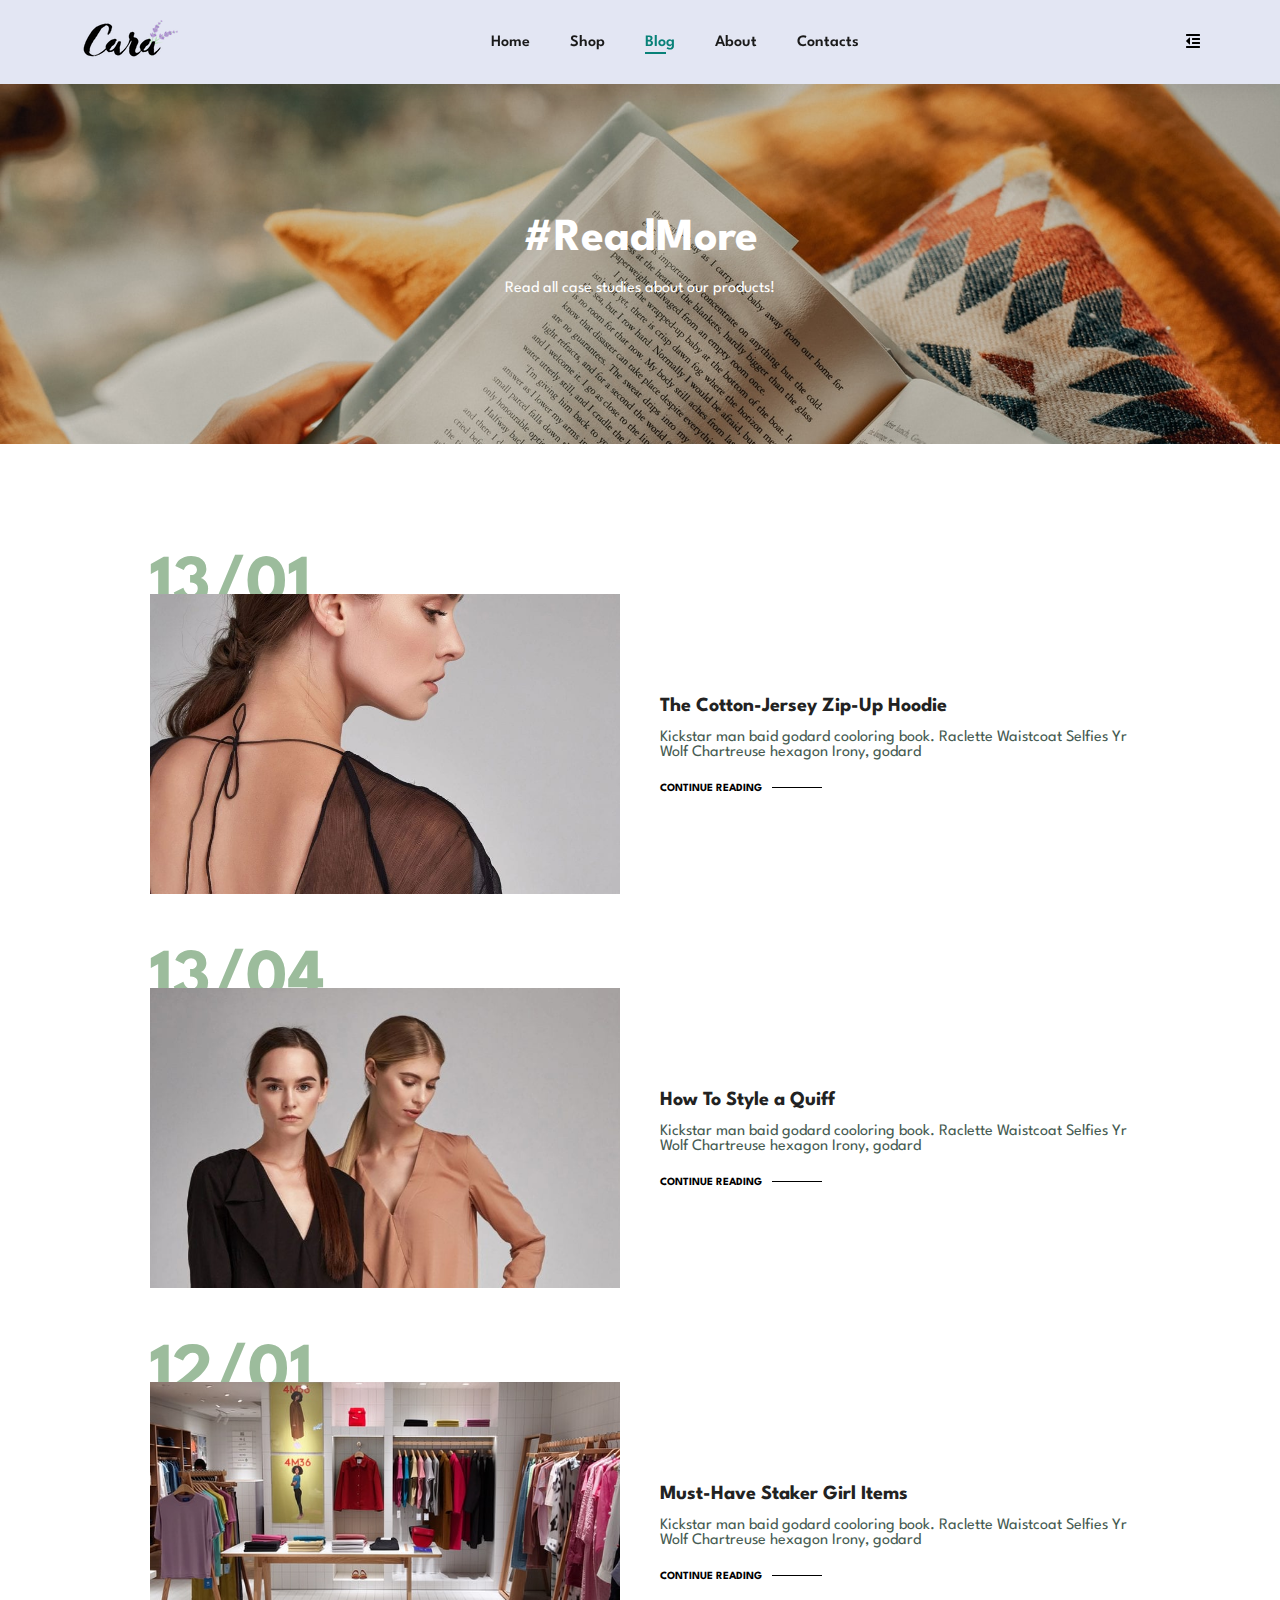
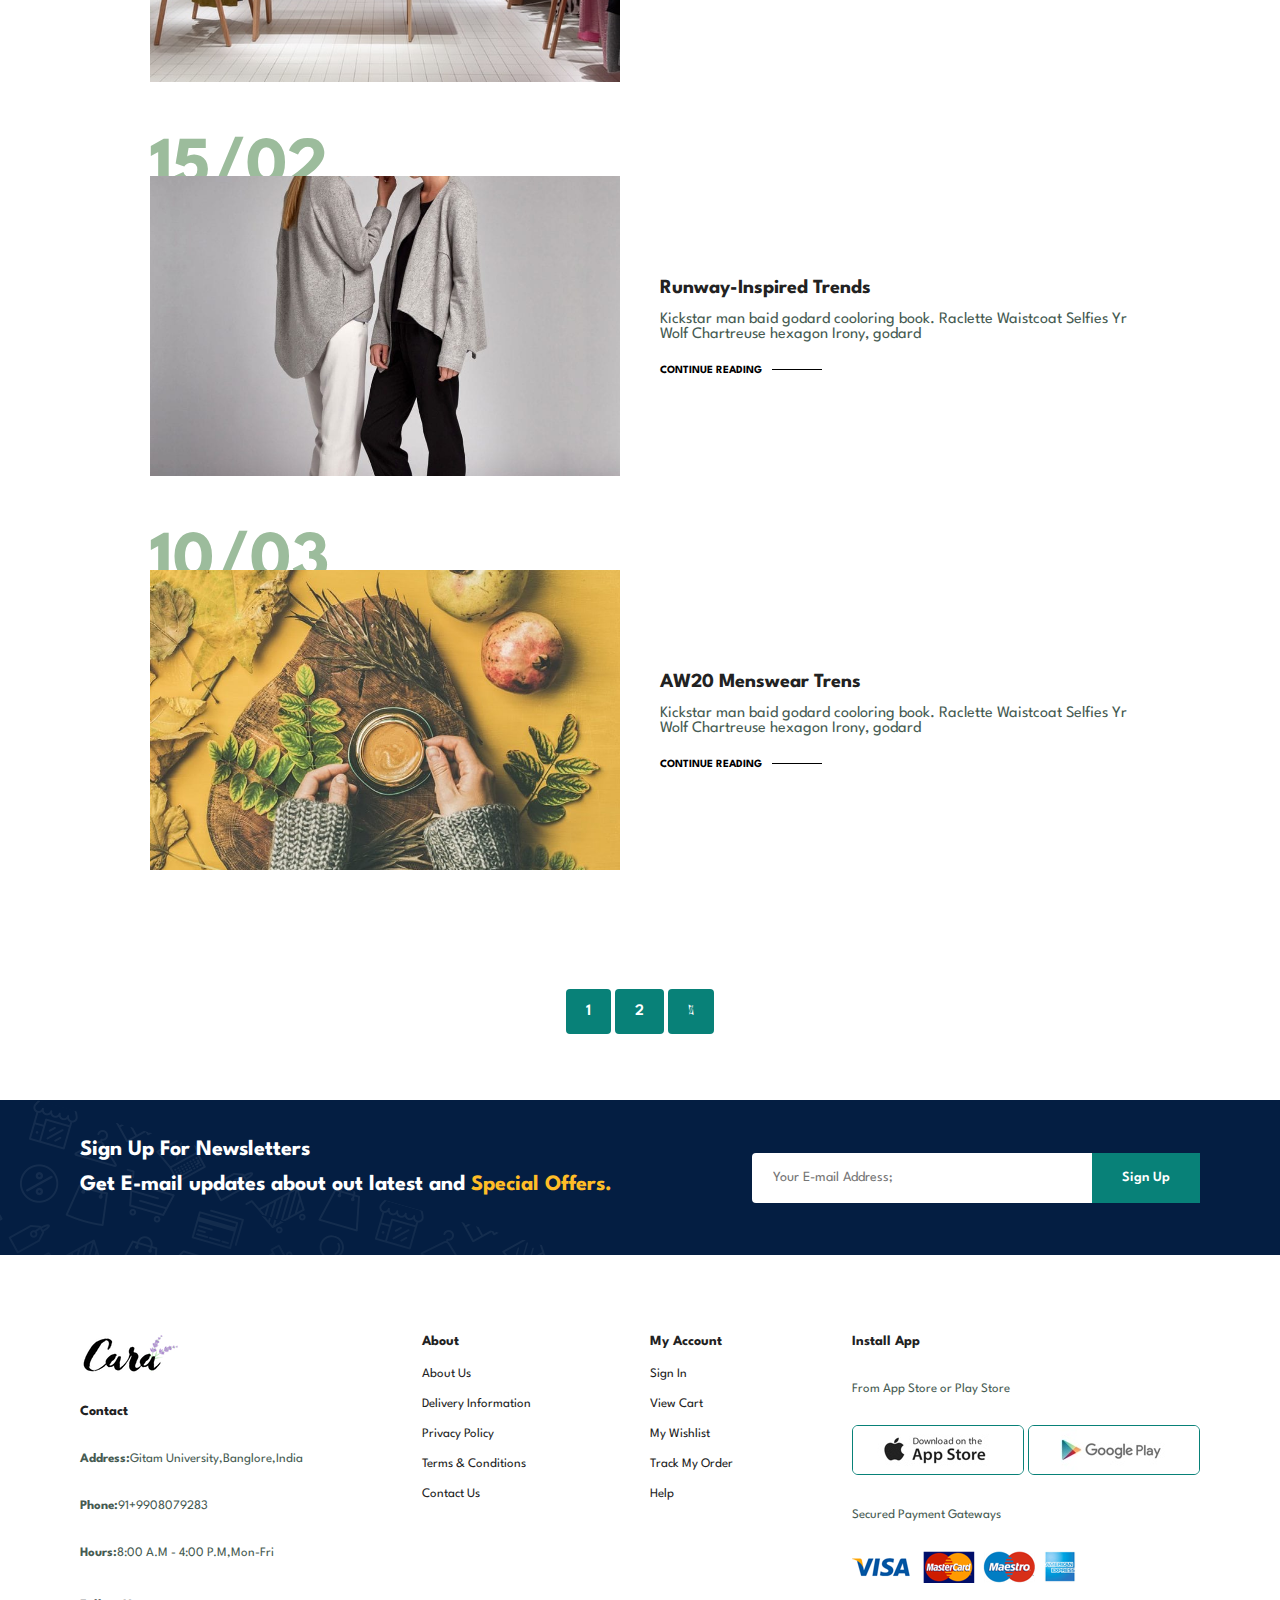
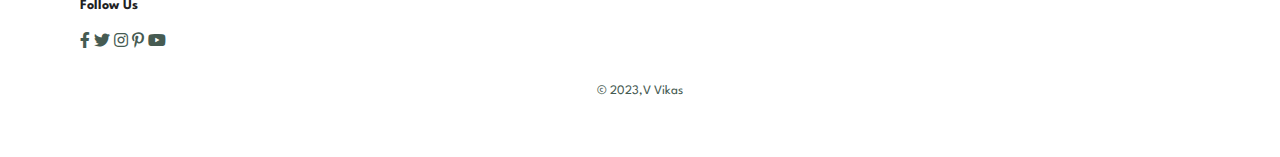
<file: vvvvikas/blog.html>
<!DOCTYPE html>
<html lang="en">

    <head>
        <meta charset="UTF-8">
        <meta http-equiv="X-UA-Compatible" content="IE=edge">
        <meta name="viewport" content="width=device-width, initial-scale=1.0">
        <title>E-Commerce</title>
        <link rel="stylesheet" href="https://pro.fontawesome.com/releases/v5.10.0/css/all.css" />

        <link rel="stylesheet" href="style.css">
    </head>
    <body>
        <section id="header">
            <a href="#"><img src="img/logo.png" class="logo" alt=""</a>

            <div>
                <ul id="navbar">
                    <li><a href="index.html">Home</a></li>
                    <li><a href="shop.html">Shop</a></li>
                    <li><a class="active" href="blog.html">Blog</a></li>
                    <li><a href="about.html">About</a></li>
                    <li><a href="contact.html">Contacts</a></li>
                    <li><a href="cart.html"><i class="far fa-shopping-bag"></i></a></li>

                </ul>
            </div>
            <div id="mobile">
                <i id="bar" class="fas fa-outdent"></i>
            </div>
        </section>

        <section id="page-header" class="blog-header">

            <h2>#ReadMore</h2>

            <p>Read all case studies about our products!</p>

        </section>

        <section id="blog">
            <div class="blog-box">
                <div class="blog-img">
                    <img src="img/blog/b1.jpg" alt="">
                </div>
                <div class="blog-details">
                    <h4>The Cotton-Jersey Zip-Up Hoodie</h4>
                    <p>Kickstar man baid godard cooloring book. Raclette Waistcoat Selfies Yr 
                        Wolf Chartreuse hexagon Irony, godard</p>
                    <a href="#">CONTINUE READING</a>
                </div>
                <h1>13/01</h1>
            </div>

            <div class="blog-box">
                <div class="blog-img">
                    <img src="img/blog/b2.jpg" alt="">
                </div>
                <div class="blog-details">
                    <h4>How To Style a Quiff</h4>
                    <p>Kickstar man baid godard cooloring book. Raclette Waistcoat Selfies Yr 
                        Wolf Chartreuse hexagon Irony, godard</p>
                    <a href="#">CONTINUE READING</a>
                </div>
                <h1>13/04</h1>
            </div>

            <div class="blog-box">
                <div class="blog-img">
                    <img src="img/blog/b3.jpg" alt="">
                </div>
                <div class="blog-details">
                    <h4>Must-Have Staker Girl Items</h4>
                    <p>Kickstar man baid godard cooloring book. Raclette Waistcoat Selfies Yr 
                        Wolf Chartreuse hexagon Irony, godard</p>
                    <a href="#">CONTINUE READING</a>
                </div>
                <h1>12/01</h1>
            </div>

            <div class="blog-box">
                <div class="blog-img">
                    <img src="img/blog/b4.jpg" alt="">
                </div>
                <div class="blog-details">
                    <h4>Runway-Inspired Trends</h4>
                    <p>Kickstar man baid godard cooloring book. Raclette Waistcoat Selfies Yr 
                        Wolf Chartreuse hexagon Irony, godard</p>
                    <a href="#">CONTINUE READING</a>
                </div>
                <h1>15/02</h1>
            </div>

            <div class="blog-box">
                <div class="blog-img">
                    <img src="img/blog/b6.jpg" alt="">
                </div>
                <div class="blog-details">
                    <h4>AW20 Menswear Trens</h4>
                    <p>Kickstar man baid godard cooloring book. Raclette Waistcoat Selfies Yr 
                        Wolf Chartreuse hexagon Irony, godard</p>
                    <a href="#">CONTINUE READING</a>
                </div>
                <h1>10/03</h1>
            </div>
        </section>

        <section id="pagination" class="section-p1">
            <a href="#">1</a>
            <a href="#">2</a>
            <a href="#"><i class="fal fa-long-arrow-alt-right"></i></a>

        </section>

        <section id="newsletter" class="section-p1 section-m1">
            <div class="newstext">
                <h4>Sign Up For Newsletters</h4>
                <p>Get E-mail updates about out latest and <span>Special Offers.</span></p>
            </div>
            <div class="form">
                <input type="text" placeholder="Your E-mail Address;">
                <button class="normal">Sign Up</button>
            </div>
        </section>

        <footer class="section-p1">
            <div class="col">
                <img class ="logo" src="img/logo.png">
                <h4>Contact</h4>
                <p><strong>Address:</strong>Gitam University,Banglore,India</p>
                <p><strong>Phone:</strong>91+9908079283</p>
                <p><strong>Hours:</strong>8:00 A.M - 4:00 P.M,Mon-Fri</p>
                <div class="follow">
                    <h4>Follow Us</h4>
                    <div class="icon">
                        <i class="fab fa-facebook-f"></i>
                        <i class="fab fa-twitter"></i>
                        <i class="fab fa-instagram"></i>
                        <i class="fab fa-pinterest-p"></i>
                        <i class="fab fa-youtube"></i>
                    </div>
                </div>
            </div>

            <div class="col">
                <h4>About</h4>
                <a href="#">About Us</a>
                <a href="#">Delivery Information</a>
                <a href="#">Privacy Policy</a>
                <a href="#">Terms & Conditions</a>
                <a href="#">Contact Us</a>
            </div>

            <div class="col">
                <h4>My Account</h4>
                <a href="#">Sign In</a>
                <a href="#">View Cart</a>
                <a href="#">My Wishlist</a>
                <a href="#">Track My Order</a>
                <a href="#">Help</a>
            </div>

            <div class="col install">
                <h4>Install App</h4>
                <p>From App Store or Play Store</p>
                <div class="row">
                    <img src="img/pay/app.jpg" alt="">
                    <img src="img/pay/play.jpg" alt="">
                </div>
                <p>Secured Payment Gateways</p>
                <img src="img/pay/pay.png" alt="">
            </div>

            <div class="copyright">
                <p>© 2023,V Vikas</p>
            </div>
        </footer>

        <script src ="script.js"></script>
    </body>

</html>
</file>
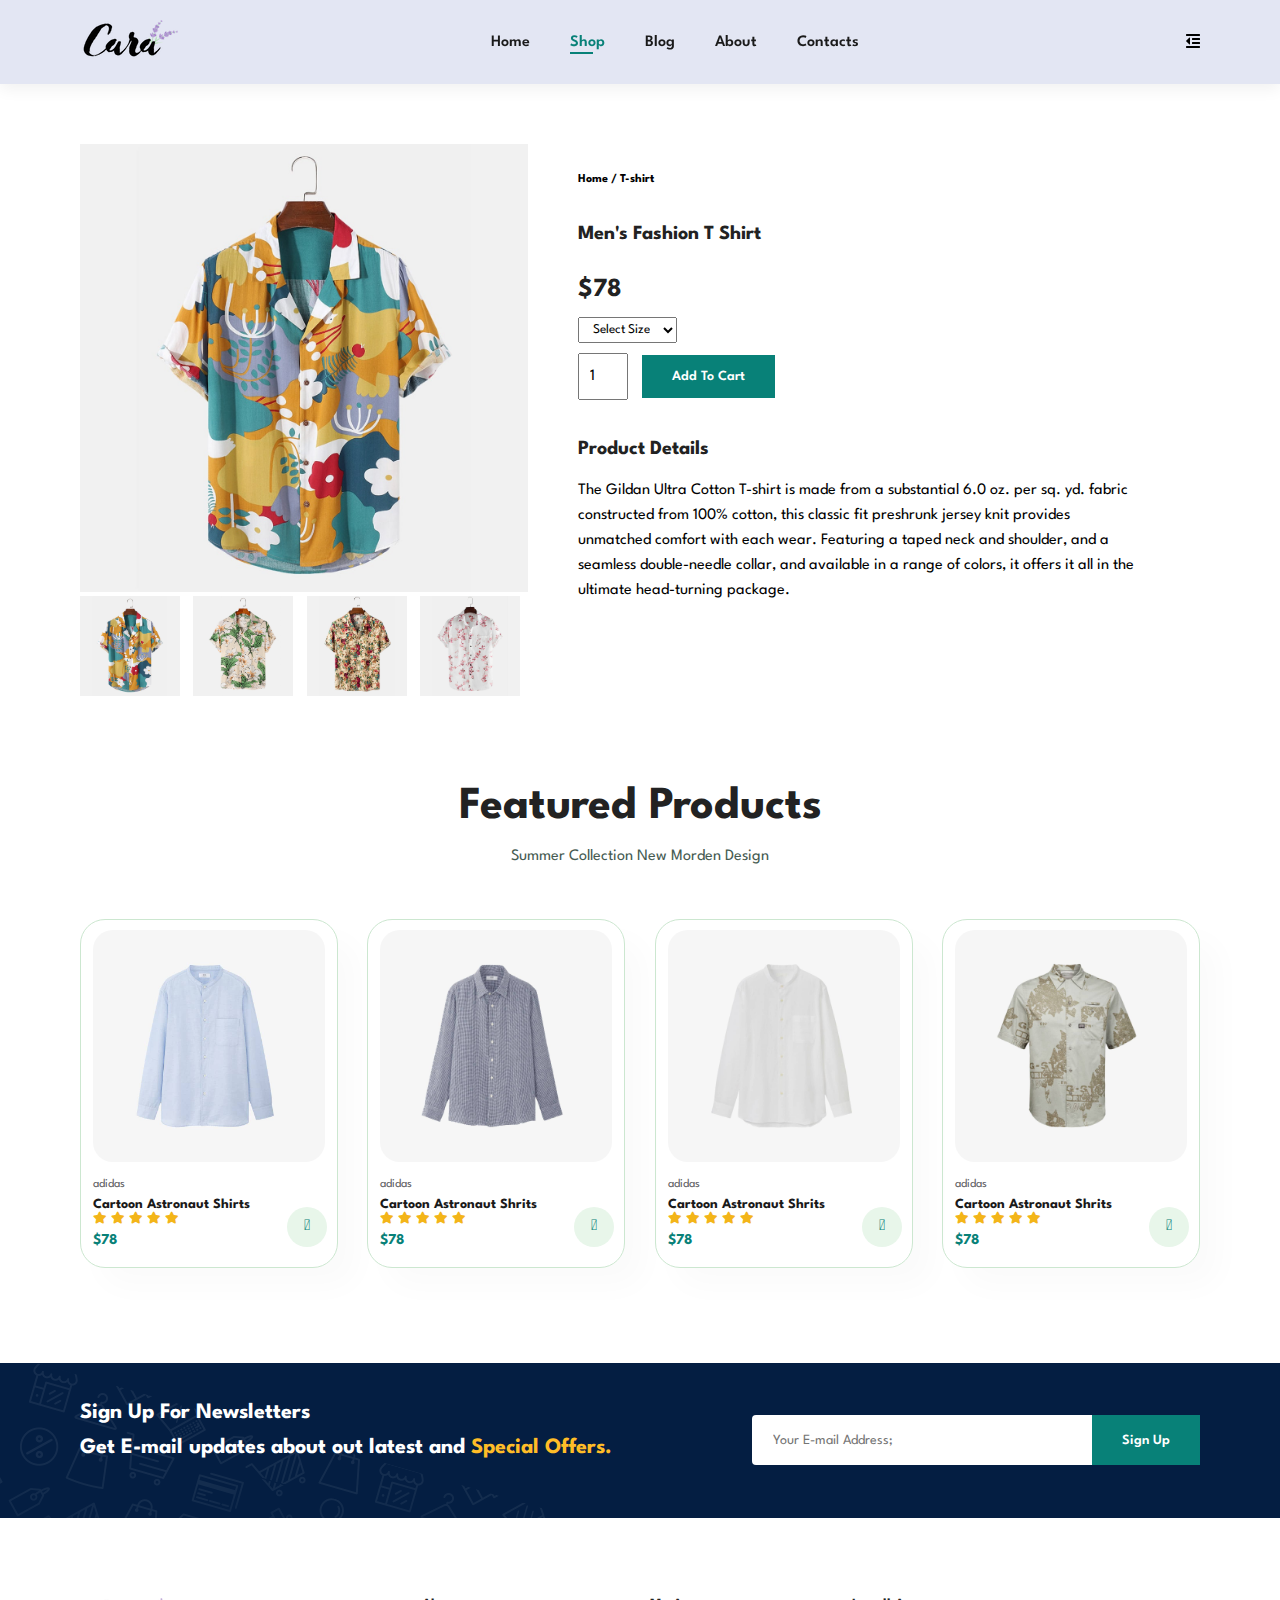
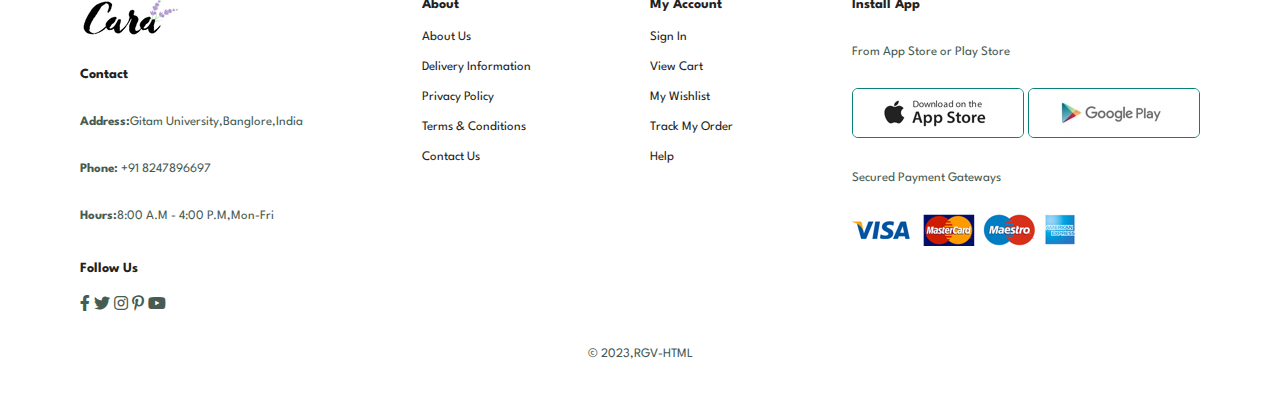
<file: vvvvikas/sproduct.html>
<!DOCTYPE html>
<html lang="en">

    <head>
        <meta charset="UTF-8">
        <meta http-equiv="X-UA-Compatible" content="IE=edge">
        <meta name="viewport" content="width=device-width, initial-scale=1.0">
        <titleRGV's_CC-MP</title>
        <link rel="stylesheet" href="https://pro.fontawesome.com/releases/v5.10.0/css/all.css" />

        <link rel="stylesheet" href="style.css">
    </head>
    <body>
        <section id="header">
            <a href="#"><img src="img/logo.png" class="logo" alt=""</a>

            <div>
                <ul id="navbar">
                    <li><a href="index.html">Home</a></li>
                    <li><a class="active" href="shop.html">Shop</a></li>
                    <li><a href="blog.html">Blog</a></li>
                    <li><a href="about.html">About</a></li>
                    <li><a href="contact.html">Contacts</a></li>
                    <li><a href="cart.html"><i class="far fa-shopping-bag"></i></a></li>

                </ul>
            </div>
            <div id="mobile">
                <i id="bar" class="fas fa-outdent"></i>
            </div>
        </section>
        <section id="prodetails" class="section-p1">
            <div class="single-pro-image">
                 <img src="img/products/f1.jpg" width="100%" id="MainImg" alt="">
                <div class="small-img-group">
                    <div class="small-img-col">
                       <img src="img/products/f1.jpg" width="100" class="small-img" alt="">
                    </div>
                    <div class="small-img-col">
                       <img src="img/products/f2.jpg" width="100" class="small-img" alt="">
                    </div>
                    <div class="small-img-col">
                        <img src="img/products/f3.jpg" width="100" class="small-img" alt="">
                    </div>
                    <div class="small-img-col">
                        <img src="img/products/f4.jpg" width="100" class="small-img" alt="">
                    </div>
                </div>
            </div>

            <div class="single-pro-details">
                <h6>Home / T-shirt</h6>
                <h4>Men's Fashion T Shirt</h4>
                <h2>$78</h2>
                <select>
                    <option>Select Size</option>
                    <option>S</option>
                    <option>M</option>
                    <option>L</option>
                    <option>XL</option>
                    <option>XXL</option>
                </select>
                <input type="number" value="1">
                    <button class="normal">Add To Cart</button>
                    <h4>Product Details</h4>
                    <span>The Gildan Ultra Cotton T-shirt is made from a substantial 6.0 oz. per 
                        sq. yd. fabric constructed from 100% cotton, this classic fit preshrunk 
                        jersey knit provides unmatched comfort with each wear. Featuring a taped neck 
                        and shoulder, and a seamless double-needle collar, and available in a range 
                        of colors, it offers it all in the ultimate head-turning package.</span>
            </div>
        </section>
        <section id="product1" class="section-p1">
            <h2>Featured Products</h2>
            <p>Summer Collection New Morden Design</p>
            <div class="pro-container">
                <div class="pro">
                    <img src="img/products/n1.jpg" alt="">
                    <div class="des">
                        <span>adidas</span>
                        <h5>Cartoon Astronaut Shirts</h5>
                        <div class="star">
                            <i class="fas fa-star"></i>
                            <i class="fas fa-star"></i>
                            <i class="fas fa-star"></i>
                            <i class="fas fa-star"></i>
                            <i class="fas fa-star"></i>
                        </div>
                        <h4>$78</h4>
                    </div>
                    <a herf="#"><i class="fal fa-shopping-cart cart"></i></a>
                </div>
                <div class="pro">
                    <img src="img/products/n2.jpg" alt="">
                    <div class="des">
                        <span>adidas</span>
                        <h5>Cartoon Astronaut Shrits</h5>
                        <div class="star">
                            <i class="fas fa-star"></i>
                            <i class="fas fa-star"></i>
                            <i class="fas fa-star"></i>
                            <i class="fas fa-star"></i>
                            <i class="fas fa-star"></i>
                        </div>
                        <h4>$78</h4>
                    </div>
                    <a herf="#"><i class="fal fa-shopping-cart cart"></i></a>
                </div>
                <div class="pro">
                    <img src="img/products/n3.jpg" alt="">
                    <div class="des">
                        <span>adidas</span>
                        <h5>Cartoon Astronaut Shrits</h5>
                        <div class="star">
                            <i class="fas fa-star"></i>
                            <i class="fas fa-star"></i>
                            <i class="fas fa-star"></i>
                            <i class="fas fa-star"></i>
                            <i class="fas fa-star"></i>
                        </div>
                        <h4>$78</h4>
                    </div>
                    <a herf="#"><i class="fal fa-shopping-cart cart"></i></a>
                </div>
                <div class="pro">
                    <img src="img/products/n4.jpg" alt="">
                    <div class="des">
                        <span>adidas</span>
                        <h5>Cartoon Astronaut Shrits</h5>
                        <div class="star">
                            <i class="fas fa-star"></i>
                            <i class="fas fa-star"></i>
                            <i class="fas fa-star"></i>
                            <i class="fas fa-star"></i>
                            <i class="fas fa-star"></i>
                        </div>
                        <h4>$78</h4>
                    </div>
                    <a herf="#"><i class="fal fa-shopping-cart cart"></i></a>
                </div>
            </div>
        </section>
        <section id="newsletter" class="section-p1 section-m1">
            <div class="newstext">
                <h4>Sign Up For Newsletters</h4>
                <p>Get E-mail updates about out latest and <span>Special Offers.</span></p>
            </div>
            <div class="form">
                <input type="text" placeholder="Your E-mail Address;">
                <button class="normal">Sign Up</button>
            </div>
        </section>
        <footer class="section-p1">
            <div class="col">
                <img class ="logo" src="img/logo.png">
                <h4>Contact</h4>
                <p><strong>Address:</strong>Gitam University,Banglore,India</p>
                <p><strong>Phone:</strong> +91 8247896697</p>
                <p><strong>Hours:</strong>8:00 A.M - 4:00 P.M,Mon-Fri</p>
                <div class="follow">
                    <h4>Follow Us</h4>
                    <div class="icon">
                        <i class="fab fa-facebook-f"></i>
                        <i class="fab fa-twitter"></i>
                        <i class="fab fa-instagram"></i>
                        <i class="fab fa-pinterest-p"></i>
                        <i class="fab fa-youtube"></i>
                    </div>
                </div>
            </div>

            <div class="col">
                <h4>About</h4>
                <a href="#">About Us</a>
                <a href="#">Delivery Information</a>
                <a href="#">Privacy Policy</a>
                <a href="#">Terms & Conditions</a>
                <a href="#">Contact Us</a>
            </div>

            <div class="col">
                <h4>My Account</h4>
                <a href="#">Sign In</a>
                <a href="#">View Cart</a>
                <a href="#">My Wishlist</a>
                <a href="#">Track My Order</a>
                <a href="#">Help</a>
            </div>

            <div class="col install">
                <h4>Install App</h4>
                <p>From App Store or Play Store</p>
                <div class="row">
                    <img src="img/pay/app.jpg" alt="">
                    <img src="img/pay/play.jpg" alt="">
                </div>
                <p>Secured Payment Gateways</p>
                <img src="img/pay/pay.png" alt="">
            </div>

            <div class="copyright">
                <p>© 2023,RGV-HTML</p>
            </div>
        </footer>

        <script>
            var MainImg = document.getElementById("MainImg");
            var smallimg = document.getElementsByClassName("small-img");

            smallimg[0].onclick = function(){
                MainImg.src = smallimg[0].src;
            }
            smallimg[1].onclick = function(){
                MainImg.src = smallimg[1].src;
            }
            smallimg[2].onclick = function(){
                MainImg.src = smallimg[2].src;
            }
            smallimg[3].onclick = function(){
                MainImg.src = smallimg[3].src;
            }


        </script>

        <script src ="script.js"></script>
    </body>

</html>
</file>
<file: vvvvikas/style.css>
@import url("https://fonts.googleapis.com/css2?family=Spartan:wght@100;200;300;400;500;600;700;800;900&display=swap");
* {
  margin: 0;
  padding: 0;
  box-sizing: border-box;
  font-family: "Spartan", sans-serif;
}

html {
  scroll-behavior: smooth;
}

/* Global Styles */

h1 {
  font-size: 50px;
  line-height: 64px;
  color: #222;
}

h2 {
  font-size: 46px;
  line-height: 54px;
  color: #222;
}

h4 {
  font-size: 20px;
  color: #222;
}

h6 {
  font-weight: 700;
  font-size: 12px;
}

p {
  font-size: 16px;
  color: #465b52;
  margin: 15px 0 20px 0;
}

.section-p1 {
  padding: 40px 80px;
}

.section-m1 {
  margin: 40px 0;
}

button.normal{
  font-size: 14px;
  font-weight: 600;
  padding: 15px 30px;
  color: #000;
  background-color: #fff;
  cursor: pointer;
  border: none;
  outline: none;
  transition: 0.2s;
}

button.white{
  font-size: 13px;
  font-weight: 600;
  padding: 11px 18px;
  color: #fff;
  background-color: transparent;
  cursor: pointer;
  border: 1px solid #fff;
  outline: none;
  transition: 0.2s;
}

body {
  width: 100%;
}
#header{
  display: flex;
  align-items: center;
  justify-content: space-between;
  padding: 20px 80px;
  background: #e3e6f3;
  box-shadow: 0 5px 15px rgb(0, 0, 0, 0.06);
  z-index: 999;
  position: sticky;
  top: 0;
  left: 0;
}

#navbar{
  display: flex;
  align-items: center;
  justify-content: center;
}

#navbar li{
  list-style: none;
  padding: 0 20px;
  position: relative;
}

#navbar li a{
  text-decoration: none;
  font-size: 16px;
  font-weight: 600;
  color: #1a1a1a;
  transition: 0.3s ease;
}

#navbar li a:hover,
#navbar li a.active {
  color: #088178;
}

#navbar li a.active::after,
#navbar li a:hover::after{
  content: "";
  width: 30%;
  height: 2px;
  background: #088178;
  position: absolute;
  bottom: -4px;
  left: 20px;
}

#hero{
  background-image: url("img/hero4.png");
  height:90vh;
  width: 100%;
  background-size: cover;
  background-position: top 25% right 0;
  padding: 0 80px;
  display: flex;
  flex-direction: column;
  align-items: flex-start;
  justify-content: center;
}

#hero h4{
  padding-bottom: 15px;
}

#hero h1{
  color: #088178;
}

#hero button{
  background-image: url(img/button.png);
  background-color: transparent;
  color: #088178;
  border: 0;
  padding: 14px 85px 14px 65px;
  cursor: pointer;
  font-weight: 700;
  font-size: 15px;
}
#feature{
  display: flex;
  align-items: center;
  justify-content: space-between;
  flex-wrap: wrap;
}

#feature .fe-box {
  width: 180px;
  text-align: center;
  padding: 25px 15px;
  box-shadow: 20px 20px 34px rgba(0, 0, 0, 0.03);
  border: 1px solid #cce7d0;
  border-radius: 4px;
  margin: 15px 0 ;
}

#feature .fe-box img{
  width: 100%;
  margin-bottom: 10px;
}

#feature .fe-box:hover{
  box-shadow: 10px 10px 50px rgba(0, 0, 0, 0.1);
}

#feature .fe-box h6{
  padding: 9px 8px 6px 8px;
  line-height: 1;
  border-radius: 4px;
  color: #088178;
  background-color: #fddde4;
}

#feature .fe-box:nth-child(2){
  background-color: #cce7d0;
}

#feature .fe-box:nth-child(3){
  background-color: #fdddfd;
}

#feature .fe-box:nth-child(4){
  background-color: #cce7d0;
}

#feature .fe-box:nth-child(5){
  background-color: #fdddfd;
}

#feature .fe-box:nth-child(6){
  background-color: #fddde4;
}

#product1{
  text-align: center;
}

#product1 .pro-container {
  display: flex;
  justify-content: space-between;
  padding-top: 20px;
  flex-wrap: wrap;
}

#product1 .pro{
  width: 23%;
  min-height: 250px;
  padding: 10px 12px;
  border: 1px solid #cce7d0;
  border-radius: 25px;
  cursor: pointer;
  box-shadow: 20px 20px 30px rgba(0, 0, 0, 0.02);
  margin: 15px 0;
  transition: 0.2 ease;
  position: relative;
}

#product1 .pro:hover{
  box-shadow: 20px 20px 30px rgba(0, 0, 0, 0.06);
}

#product1 .pro img {
  width: 100%;
  border-radius: 20px;
}

#product1 .pro .des{
  text-align: start;
  padding: 10px 0;
}

#product1 .pro .des span{
  color: #606063;
  font-size: 12px;
}

#product1 .pro .des h5{
  padding-top: 7px;
  color: #1a1a1a;
  font-size: 14px;
}

#product1 .pro .des i{
  font-size: 12px;
  color: rgb(243, 181, 25);
}

#product1 .pro .des h4{
  padding-top: 7px;
  font-size: 15px;
  font-weight: 700;
  color: #088178;
}

#product1 .pro .cart {
  width: 40px;
  height: 40px;
  line-height: 40px;
  border-radius: 50px;
  background-color: #e8f6ea;
  font-weight: 500;
  color: #088178;
  border-color: 1px solid #cce7d0;
  position:absolute;
  bottom: 20px;
  right: 10px;
}

#banner{
  display: flex;
  flex-direction: column;
  justify-content: center;
  align-items: center;
  text-align: center;
  background-image: url("img/banner/b2.jpg");
  width: 100%;
  height: 40vh;
  background-size: cover;
  background-position: center;
}

#banner h4{
  color: #fff;
  font-size: 16px;
}

#banner h2 {
  color: #fff;
  font-size: 30px;
  padding: 10px 0;
}

#banner h2 span {
  color: #ef3636;
  font-size: 30px;
  padding: 10px 0;
}

#banner button:hover {
  background: #088178;
  color: #fff;
}

#sm-banner{
  display: flex;
  justify-content: space-between;
  flex-wrap: wrap;
}


#sm-banner .banner-box{
  display: flex;
  flex-direction: column;
  justify-content: center;
  align-items: flex-start;
  background-image: url("img/banner/b17.jpg");
  width: 580px;
  height: 50vh;
  background-size: cover;
  background-position: center;
  padding: 30px;
}

#sm-banner .banner-box2{
  display: flex;
  flex-direction: column;
  justify-content: center;
  align-items: flex-start;
  background-image: url("img/banner/b10.jpg");
  width: 580px;
  height: 50vh;
  background-size: cover;
  background-position: center;
  padding: 30px;
}

#sm-banner h4{
  color: #fff;
  font-size: 20px;
  font-weight: 300;
}

#sm-banner h2{
  color: #fff;
  font-size: 28px;
  font-weight: 800;
}

#sm-banner span{
  color: #fff;
  font-size: 14px;
  font-weight: 500;
  padding-bottom: 15px;
}

#sm-banner .banner-box:hover button{
  background: #088178;
  border: 1px solid #088178;
}

#banner3{
  display: flex;
  justify-content: space-between;
  flex-wrap: wrap;
  padding: 0 80px;
}

#banner3 .banner-box {
  display: flex;
  flex-direction: column;
  justify-content: center;
  align-items: flex-start;
  background-image: url("img/banner/b7.jpg");
  width: 30%;
  height: 30vh;
  background-size: cover;
  background-position: center;
  padding: 20px;
  margin-bottom: 20px;
}

#banner3 .banner-box2{
  background-image: url(img/banner/b4.jpg);
}

#banner3 .banner-box3{
  background-image: url(img/banner/b18.jpg);
}

#banner3 h2{
  color: #fff;
  font-weight: 900;
  font-size: 22px;
}

#banner3 h3{
  color: #ec544e;
  font-weight: 800;
  font-size: 15px;
}

#newsletter{
  display: flex;
  justify-content: space-between;
  flex-wrap: wrap;
  align-items: center;
  background-image: url(img/banner/b14.png);
  background-repeat: no-repeat;
  position: 20% 30%;
  background-color: #041e42;
}

#newsletter h4{
  font-size: 22px;
  font-weight: 700;
  color: #fff;
}

#newsletter p{
  font-size: 22px;
  font-weight: 700;
  color: #fff;
}

#newsletter p span {
  color: #ffbd27;
}

#newsletter input{
  height: 3.125rem;
  padding: 0 1.25rem;
  font-size: 14px;
  width: 100%;
  border: 1px solid transparent;
  border-radius: 4px;
  overflow: none;
  border-top-right-radius: 0;
  border-bottom-right-radius: 0;
}

#newsletter button{
  background-color: #088178;
  color: #fff;
  white-space: nowrap;
  border-top-left-radius: 0;
  border-bottom-left-radius: 0;
}

#newsletter .form{
  display: flex;
  width: 40%;
}

footer {
  display: flex;
  flex-wrap: wrap;
  justify-content: space-between;

}

footer .col{
  display: flex;
  flex-direction: column;
  align-items: flex-start;
  margin-bottom: 20px;
}

footer .logo{
  margin-bottom: 30px;
}

footer h4{
  font-size: 14px;
  padding-bottom: 20px;
}

footer p{
  font-size: 13px;
  padding-bottom: 0 0 8px 0;
}

footer a {
  font-size: 13px;
  text-decoration: none;
  color: #222;
  margin-bottom: 10px;
  padding: 0 0 8px 0;
}

footer .follow{
  margin-top: 20px;
  color: #465b52;
  padding-right: 4px;
  cursor: pointer;
}

footer .install .row img{
  border: 1px solid #088178;
  border-radius: 6px;
}

footer .install img{
  margin: 10px 0 15px 0;
}

footer .follow i:hover,
footer a:hover{
  color: #088178;
}

footer .copyright{
  width: 100%;
  text-align: center;
}

#page-header{
  background-image: url(img/banner/b1.jpg);
  width: 100%;
  height: 40vh;
  background-size: cover;
  display: flex;
  justify-content: center;
  text-align: center;
  flex-direction: column;
  padding: 14px;
}

#page-header h2,
#page-header p{
  color: #fff;
}

#pagination{
  text-align: center;
}

#pagination a{
  text-decoration: none;
  background-color: #088178;
  padding: 15px 20px;
  border-radius: 4px;
  color: #fff;
  font-weight: 600;  
}

#pagination a i{
  font-size: 16px;
  font-weight: 600;
}

#prodetails{
  display: flex;
  margin-top: 20px;
}

#prodetails .single-pro-image {
  width: 40%;
  margin-right: 50px;
}

.small-img-group{
  display: flex;
  justify-content: space-between;
}

.small-img-col{
  flex-basis: 24%;
  cursor: pointer;
}

#prodetails .single-pro-details{
  width: 50%;
  padding-top: 30px;
}

#prodetails .single-pro-details h4{
  padding: 40px 0 20px 0;
}

#prodetails .single-pro-details h2{
  font-size: 26px;
}

#prodetails .single-pro-details select{
  display: block;
  padding: 5px 10px;
  margin-bottom: 10px;
}

#prodetails .single-pro-details input{
  width: 50px;
  height: 47px;
  padding-left: 10px;
  font-size: 16px;
  margin-right: 10px;
}

#prodetails .single-pro-details input:focus{
  outline: none;
}

#prodetails .single-pro-details button{
  background: #088178;
  color: #fff;
}

#prodetails .single-pro-details span {
  line-height: 25px;
}

#page-header.blog-header{
  background-image: url(img/banner/b19.jpg);
}

#blog{
  padding: 150px 150px 0 150px;
}

#blog .blog-box{
  display: flex;
  align-items: center;
  width: 100%;
  position: relative;
  padding-bottom: 90px;
}

#blog .blog-img{
  width: 50%;
  margin-right: 40px;
}

#blog img{
  width: 100%;
  height: 300px;
  object-fit: cover;
}

#blog .blog-details{
  width: 50%;
}

#blog .blog-details a{
  text-decoration: none;
  font-size: 11px;
  color: #000;
  font-weight: 700;
  position: relative;
  transition: 0.3s;
}

#blog .blog-details a::after{
  content: "";
  width: 50px;
  height: 1px;
  background-color: #000;
  position: absolute;
  top: 4px;
  right: -60px;
}

#blog .blog-details a:hover{
  color: #088178;
}

#blog .blog-details a:hover::after{
  background-color: #088178;
}

#blog .blog-box h1{
  position: absolute;
  top: -40px;
  left: 0;
  font-size: 70px;
  font-weight: 700;
  color: #9cbc9c;
  z-index: -9;
}

#page-header.about-header{
  background-image: url(img/about/banner.png);
}

#about-head{
  display: flex;
  align-items: center;

}

#about-head img {
  width: 50%;
  height: auto;
}

#about-head div{
  padding-left: 40px;
}

#about-app{
  text-align: center;
}

#about-app .video {
  width: 70%;
  height: 100%;
  margin: 30px auto 0 auto;
}

#about-app .video video{
  width: 100%;
  height: 100%;
  border-radius: 20px;
}

#contact-details{
  display: flex;
  align-items: center;
  justify-content: space-between;
}

#contact-details .details{
  width: 40%;
}

#contact-details .details span,
#form-details form span {
  font-size: 12px;
}

#contact-details .details h2,
#form-details form h2 {
  font-size: 26px;
  line-height: 35px;
  padding: 20px 0;
}

#contact-details .details h3{
  font-size: 16px;
  padding-bottom: 15px;
}

#contact-details .details li{
  list-style: none;
  display: flex;
  padding: 10px 0;
}

#contact-deatils .details li i{
  font-size: 14px;
  padding-right: 22px;
}

#contact-details .details li p {
  margin: 0;
  font-size: 14px;
}

#contact-details .map {
  width: 55%;
  height: 400px;
}

#contact-details .map iframe {
  width: 100%;
  height: 100%;
}

#form-details{
  display: flex;
  justify-content: space-between;
  margin: 30px;
  padding: 80px;
  border: 1px solid #e1e1e1;
}

#form-details form{
  width: 65%;
  display: flex;
  flex-direction: column;
  align-items: flex-start;
}

#form-details form input,
#form-details form textarea{
  width: 100%;
  padding: 12px 15px;
  outline: none;
  margin-bottom: 20px;
  border: 1px solid #e1e1e1;
}

#form-details form button{
  background-color: #088178;
  color: #fff;
}

#form-details .people div {
  padding-bottom: 25px;
  display: flex;
  align-items: flex-start;
}

#form-details .people div img {
  width: 65px;
  height: 65px;
  object-fit: cover;
  margin-right: 15px;
}

#form-details .people div p {
  margin: 0;
  font-size: 13px;
  line-height: 25px;
}

#form-details .people div span {
  display: block;
  font-size: 16px;
  font-weight: 600;
  color: #000;
}

#cart table{
  width: 100%;
  border-collapse: collapse;
  table-layout: fixed;
  white-space: nowrap;
}

#cart table img{
  width: 70px;
}

#cart table td:nth-child(1){
  width: 100px;
  text-align: center;
}

#cart table td:nth-child(2){
  width: 150px;
  text-align: center;
}

#cart table td:nth-child(3){
  width: 250px;
  text-align: center;
}

#cart table td:nth-child(4),
#cart table td:nth-child(5),
#cart table td:nth-child(6){
  width: 150px;
  text-align: center;
}

#cart table td:nth-child(5) input{
  width: 70px;
  padding: 10px 5px 10px 15px;
}

#cart table thead{
  border: 1px solid #e2e9e1;
  border-left: none;
  border-right: none;
}

#cart table thead td{
  font-weight: 700;
  text-transform: uppercase;
  font-size: 13px;
  padding: 18px 0;
}

#cart table tbody tr td{
  padding-top: 50px;
}

#cart table tbody td{
  font-size: 13px;
}

#cart-add{
  display: flex;
  flex-wrap: wrap;
  justify-content: space-between;
}

#coupon{
  width: 50%;
  margin-bottom: 30px;
}

#coupon h3,
#subtotal h3{
  padding-bottom: 15px;
}

#coupon input{
  padding: 10px 20px;
  outline: none;
  width: 60%;
  margin-right: 10px;
  border: 1px solid #e2e9e1;
}

#coupon button,
#subtotal button{
  background-color: #088178;
  color: #fff;
  padding: 12px 20px;
}

#subtotal{
  width: 50%;
  margin-bottom: 30px;
  border: 1px solid #e2e9e1;
  padding: 30px;
}

#subtotal table{
  border-collapse: collapse;
  width: 100%;
  margin-bottom: 20px;
}

#subtotal table td{
  width: 50%;
  border: 1px solid #e2e9e1;
  padding: 20px;
  font-size: 13px
}
</file>
